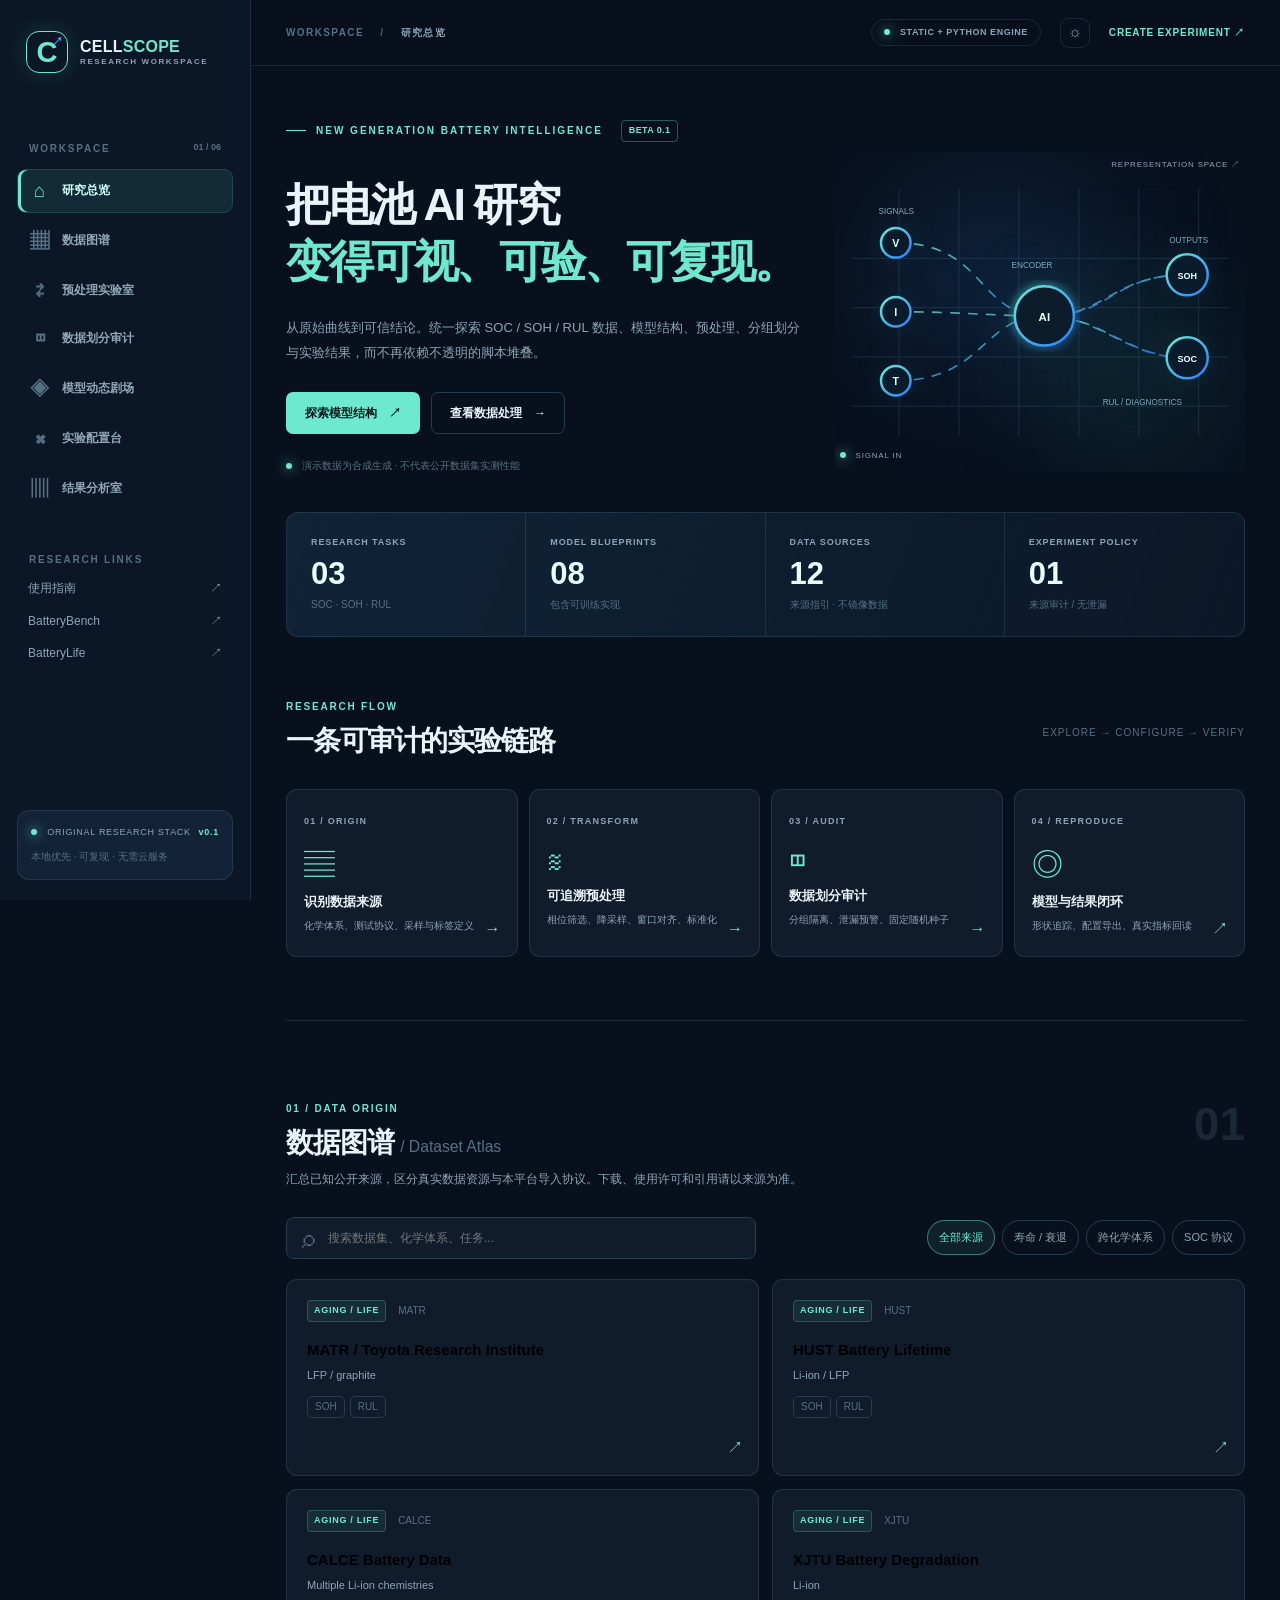
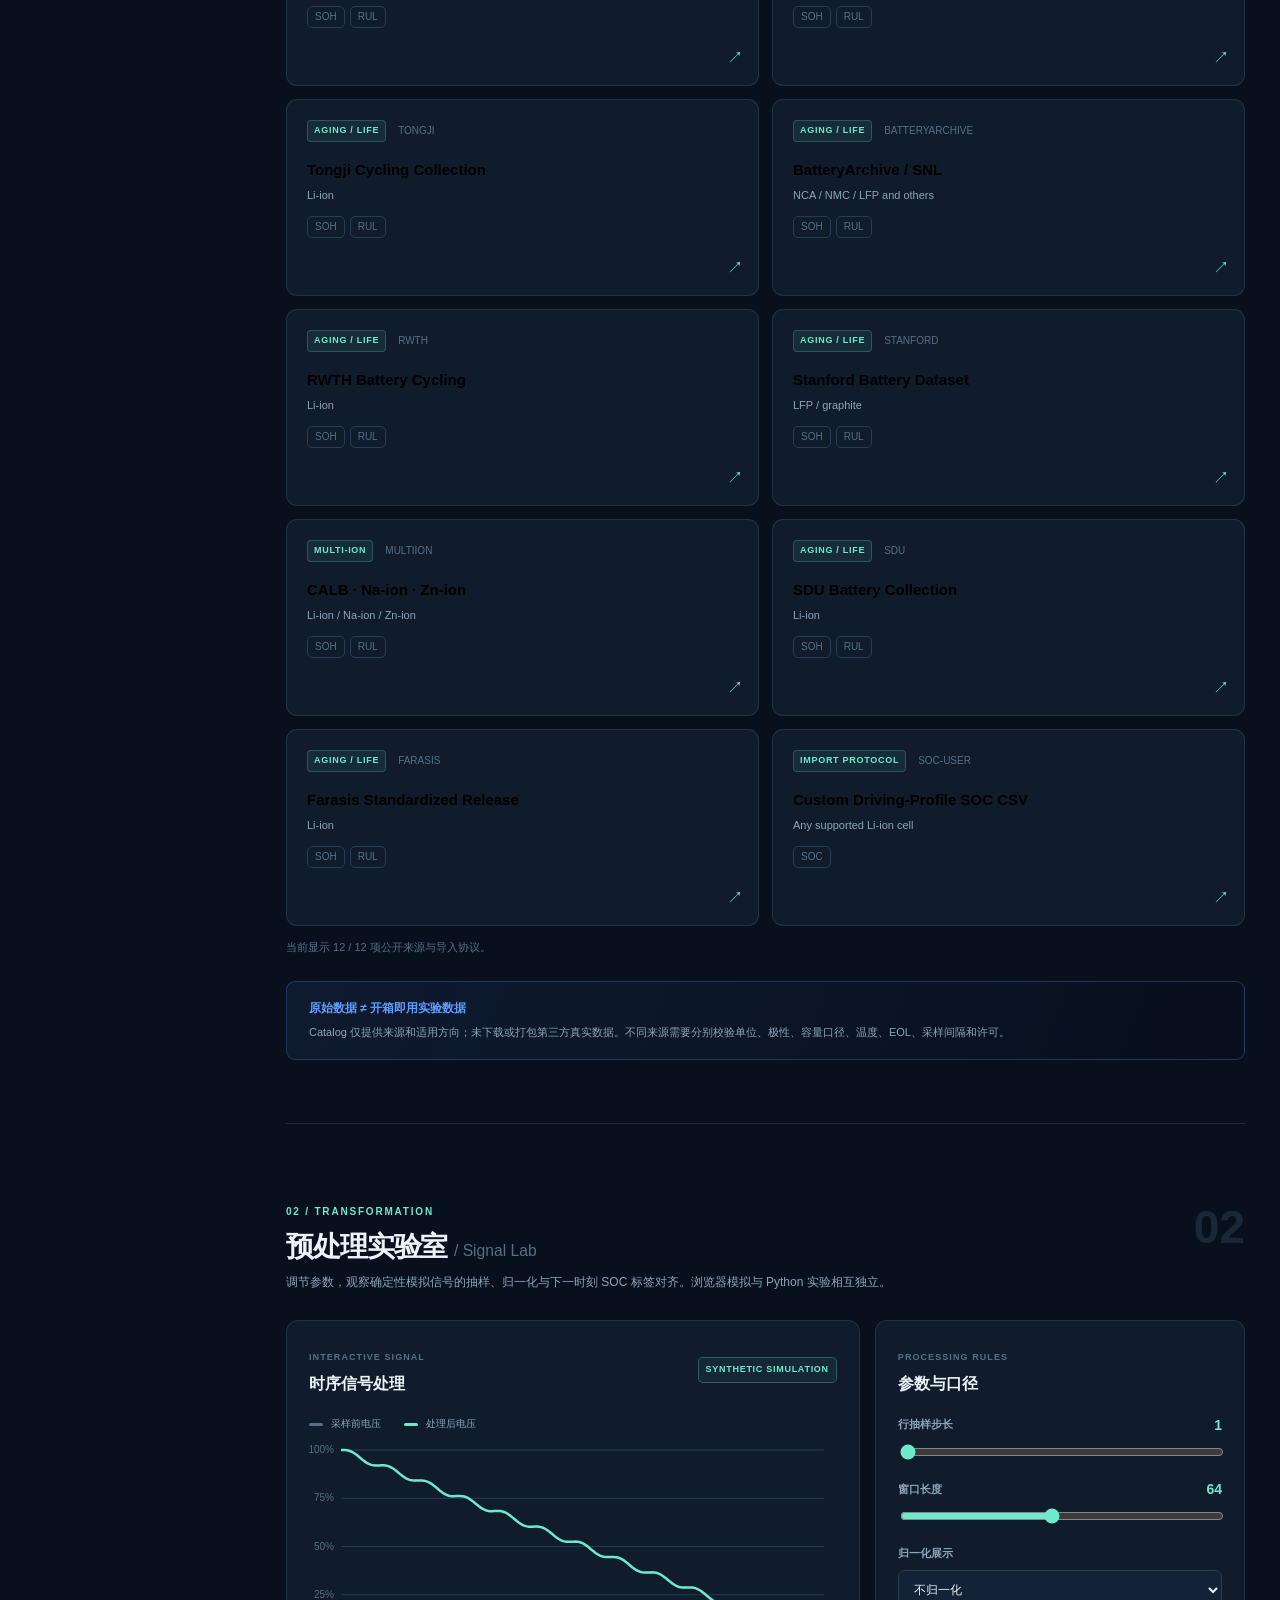
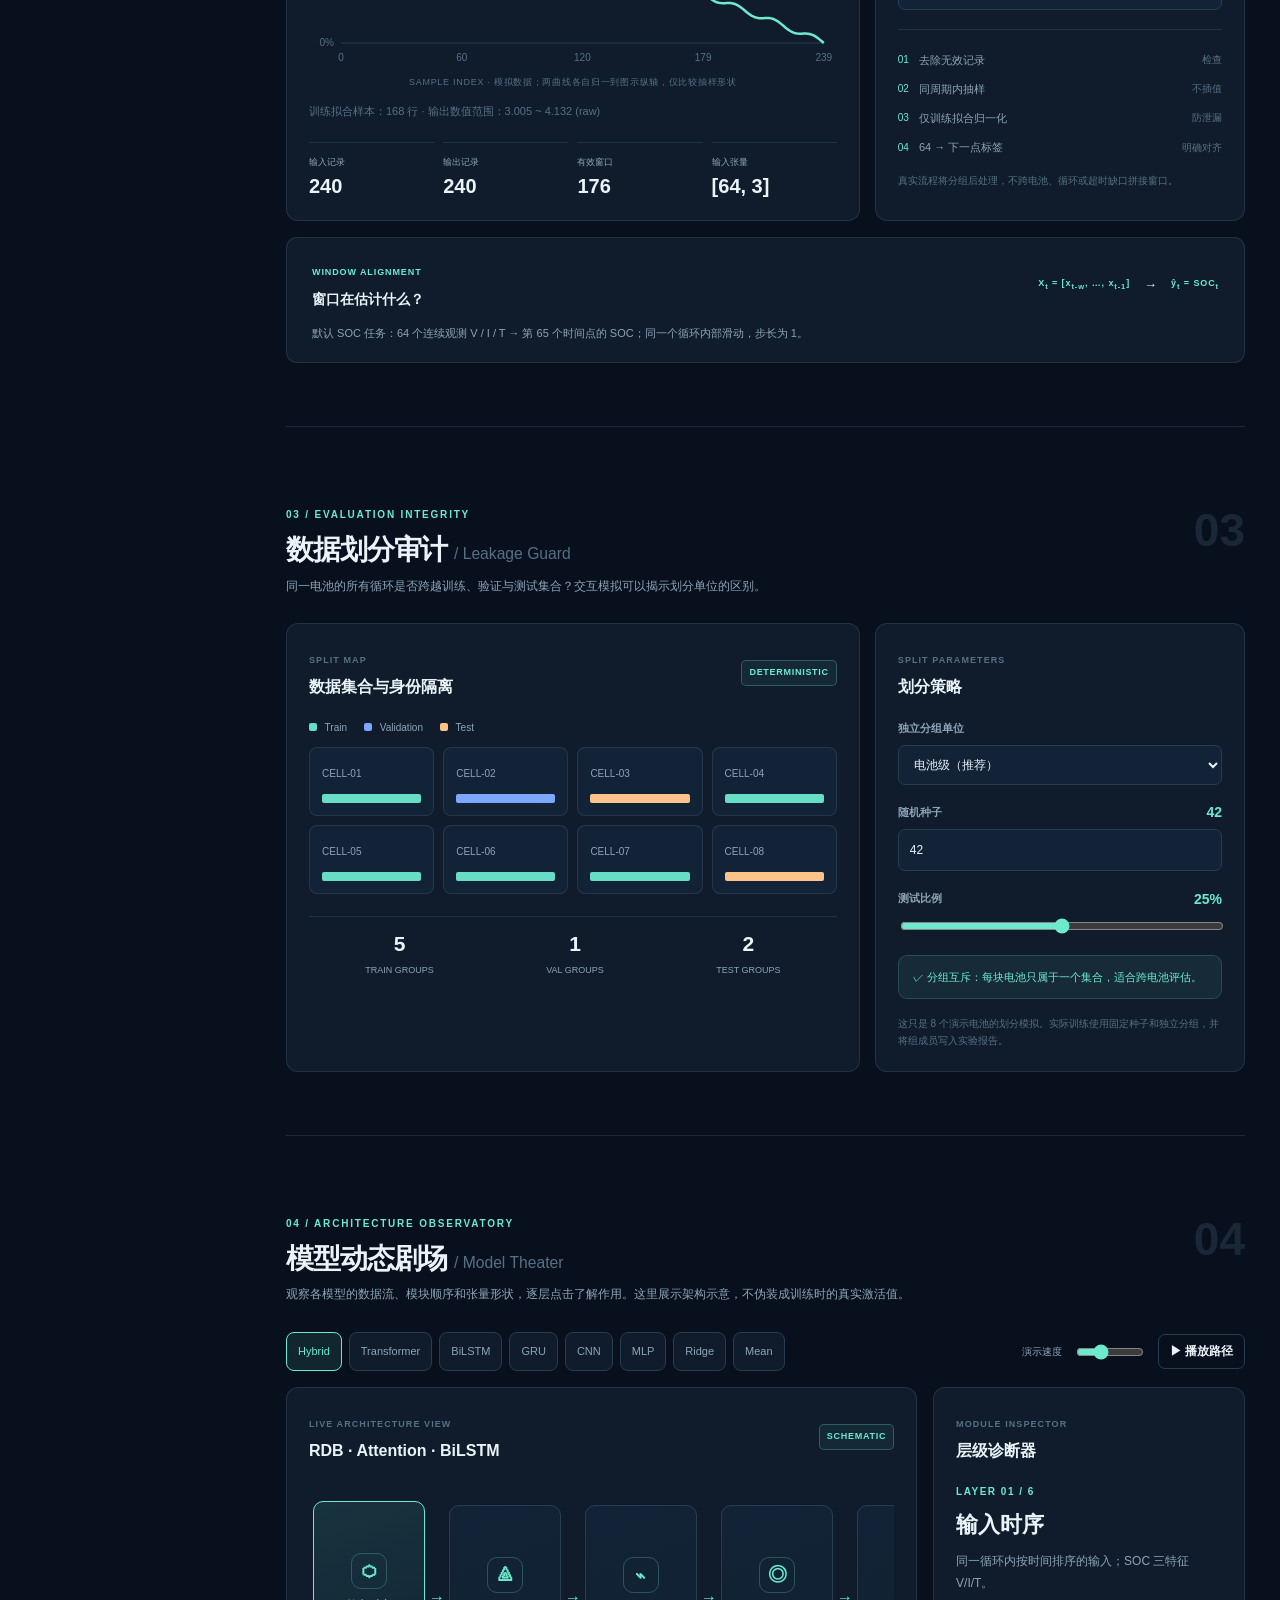
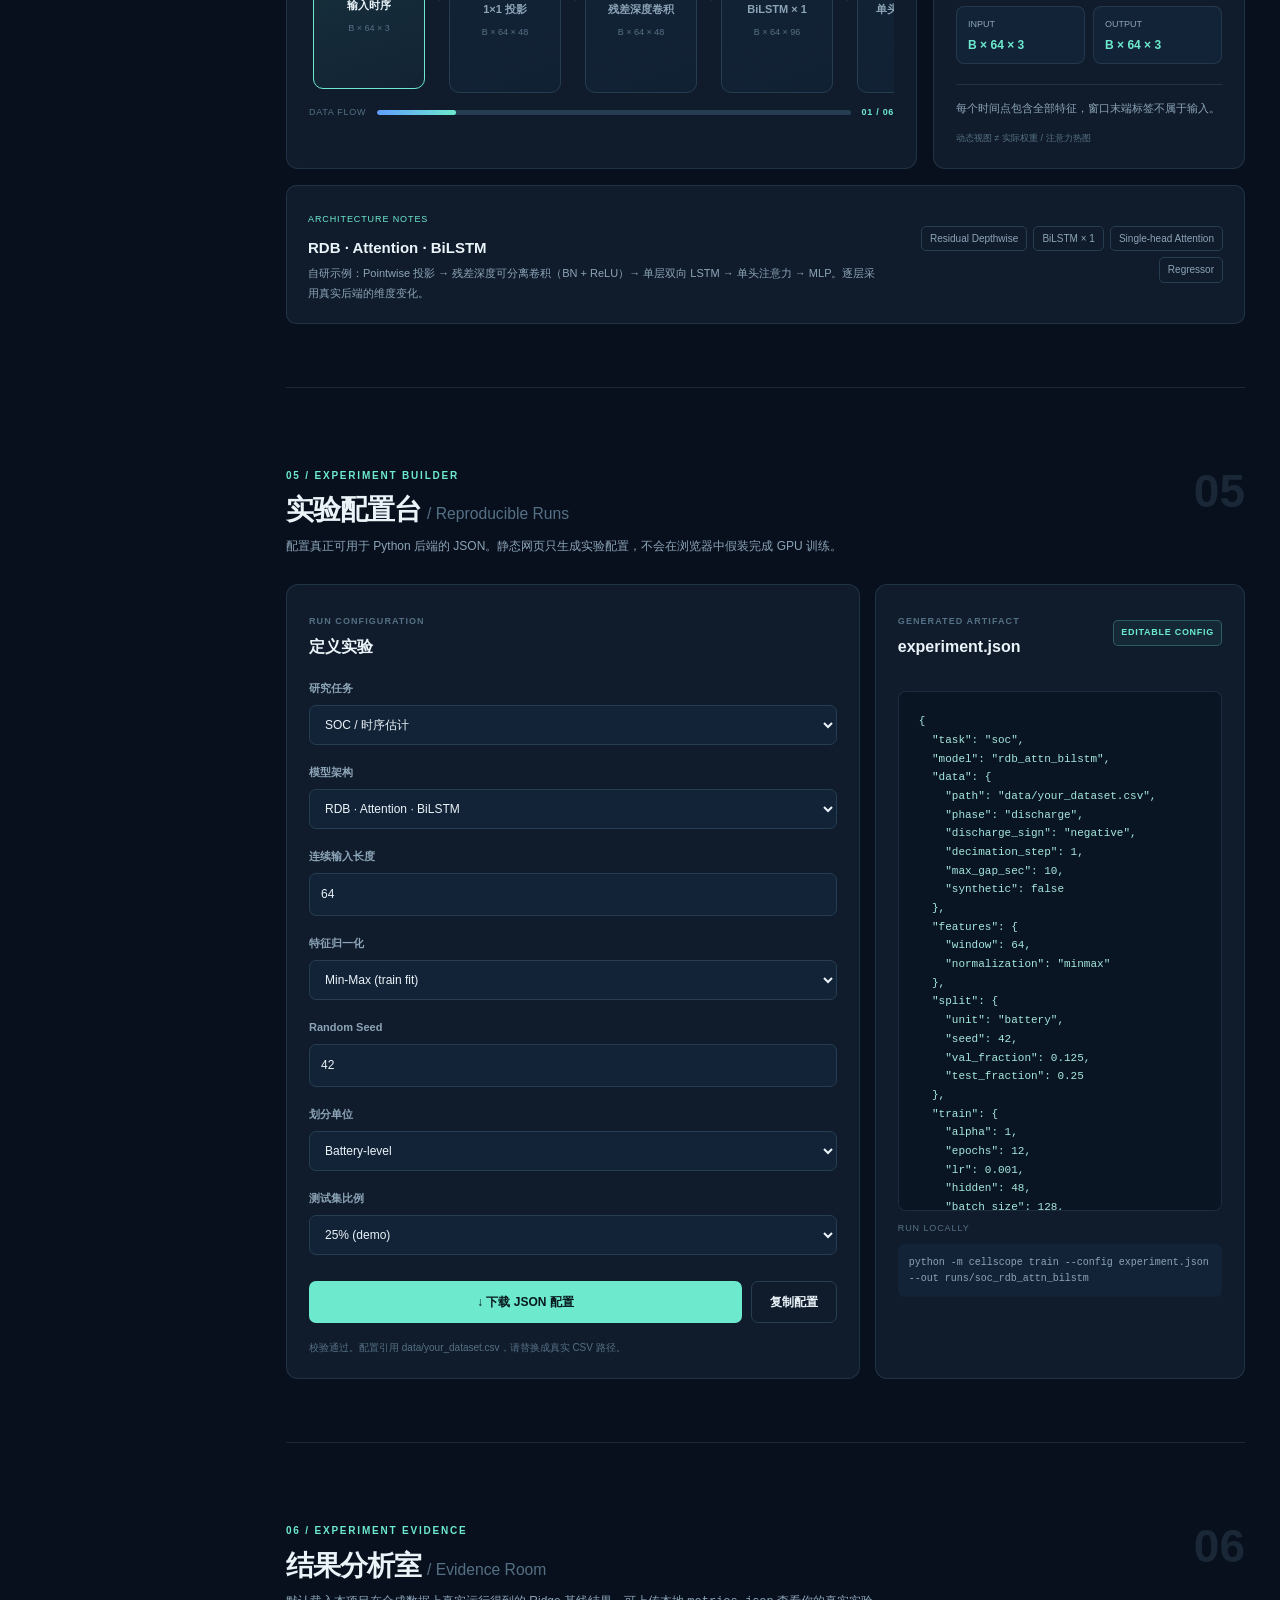
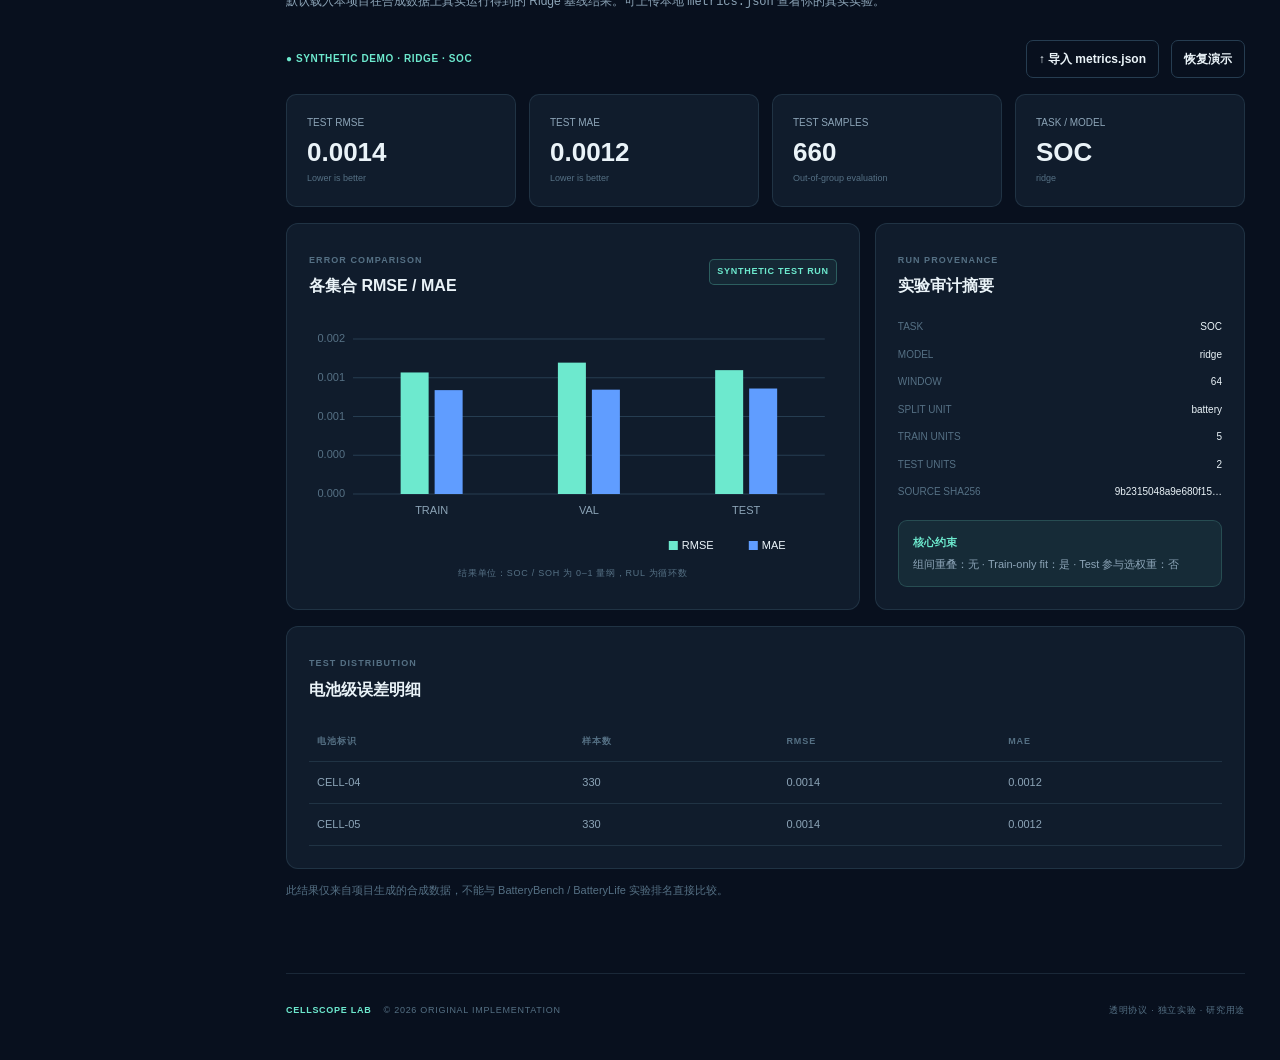
<file: CellScope-Lab/web/index.html>
<!doctype html>
<html lang="zh-CN">
<head>
  <meta charset="utf-8">
  <meta name="viewport" content="width=device-width, initial-scale=1">
  <meta name="description" content="CellScope Lab — auditable battery AI benchmark and interactive model observatory for SOC, SOH, and RUL.">
  <meta name="theme-color" content="#0a1120">
  <title>CellScope Lab — 电池科研工作台</title>
  <link rel="stylesheet" href="./assets/styles.css">
</head>
<body>
  <a class="skip-link" href="#overview">跳转主内容</a>
  <div class="page-shell">
    <aside class="sidebar" id="sidebar" aria-label="主导航">
      <a class="brand" href="#overview" aria-label="CellScope Lab 首页"><span class="brand-mark" aria-hidden="true">C<span>↗</span></span><span class="brand-text">CELL<span>SCOPE</span><small>RESEARCH WORKSPACE</small></span></a>
      <div class="side-group-label">WORKSPACE <span>01 / 06</span></div>
      <nav class="side-nav" id="side-nav">
        <a href="#overview" class="nav-link active" data-section="overview"><span class="nav-icon">⌂</span> 研究总览</a>
        <a href="#datasets" class="nav-link" data-section="datasets"><span class="nav-icon">▦</span> 数据图谱</a>
        <a href="#pipeline" class="nav-link" data-section="pipeline"><span class="nav-icon">⇄</span> 预处理实验室</a>
        <a href="#splits" class="nav-link" data-section="splits"><span class="nav-icon">◫</span> 数据划分审计</a>
        <a href="#models" class="nav-link" data-section="models"><span class="nav-icon">◈</span> 模型动态剧场</a>
        <a href="#experiments" class="nav-link" data-section="experiments"><span class="nav-icon">⌘</span> 实验配置台</a>
        <a href="#results" class="nav-link" data-section="results"><span class="nav-icon">▥</span> 结果分析室</a>
      </nav>
      <div class="side-group-label margin-top">RESEARCH LINKS</div>
      <div class="side-links"><a href="./guide.html" target="_blank" rel="noopener">使用指南 <span>↗</span></a><a href="https://github.com/LMDHQ-0420/BatteryBench" target="_blank" rel="noopener">BatteryBench <span>↗</span></a><a href="https://github.com/Ruifeng-Tan/BatteryLife" target="_blank" rel="noopener">BatteryLife <span>↗</span></a></div>
      <div class="sidebar-bottom"><span class="live-dot"></span> ORIGINAL RESEARCH STACK <strong>v0.1</strong><p>本地优先 · 可复现 · 无需云服务</p></div>
    </aside>
    <main class="main-content">
      <header class="topbar"><button class="icon-btn mobile-nav" id="nav-toggle" aria-label="打开导航" aria-expanded="false">☰</button><div class="breadcrumbs">WORKSPACE <span>/</span> <b id="breadcrumb">研究总览</b></div><div class="header-right"><span class="header-pill"><span class="live-dot"></span> STATIC + PYTHON ENGINE</span><button class="icon-btn" id="theme-toggle" aria-label="切换明暗主题" title="切换主题">☼</button><a class="header-link" href="#experiments">CREATE EXPERIMENT ↗</a></div></header>
      <div class="content-wrap">
        <section class="section overview-section" id="overview" data-title="研究总览">
          <div class="eyebrow"><span class="eyebrow-line"></span> NEW GENERATION BATTERY INTELLIGENCE <span class="mini-tag">BETA 0.1</span></div>
          <div class="hero-grid"><div class="hero-copy"><h1>把电池 AI 研究<br><em>变得可视、可验、可复现。</em></h1><p>从原始曲线到可信结论。统一探索 SOC / SOH / RUL 数据、模型结构、预处理、分组划分与实验结果，而不再依赖不透明的脚本堆叠。</p><div class="hero-actions"><a class="primary-btn" href="#models">探索模型结构 <span>↗</span></a><a class="secondary-btn" href="#pipeline">查看数据处理 <span>→</span></a></div><div class="hero-footnote"><span class="live-dot"></span> 演示数据为合成生成 · 不代表公开数据集实测性能</div></div>
          <div class="hero-visual" aria-label="电池核心与神经网络结构插画"><div class="orb orb-one"></div><div class="orb orb-two"></div><svg viewBox="0 0 500 360" role="img" aria-label="具有三路输入和多层流向的原创电池 AI 网络示意"><defs><linearGradient id="g1" x1="0" y1="0" x2="1" y2="1"><stop stop-color="#66f0d5"/><stop offset="1" stop-color="#2b7eff"/></linearGradient><filter id="glow"><feGaussianBlur stdDeviation="6" result="b"/><feMerge><feMergeNode in="b"/><feMergeNode in="SourceGraphic"/></feMerge></filter></defs><g opacity=".3" stroke="#4e799a" stroke-width="1"><path d="M20 295H480M20 235H480M20 175H480M20 115H480M78 30V332M151 30V332M224 30V332M297 30V332M370 30V332M443 30V332"/></g><g class="hero-edges" stroke="url(#g1)" stroke-width="2" opacity=".75" fill="none"><path d="M74 96C185 96 171 185 255 185S336 135 429 135"/><path d="M74 180C160 180 185 185 255 185S352 236 429 236"/><path d="M74 264C182 264 179 185 255 185S338 135 429 135"/><path d="M255 185C326 185 355 236 429 236"/></g><g class="hero-nodes" fill="#0a1b2c" stroke="url(#g1)" stroke-width="3"><circle cx="74" cy="96" r="18"/><circle cx="74" cy="180" r="18"/><circle cx="74" cy="264" r="18"/><circle cx="255" cy="185" r="36" filter="url(#glow)"/><circle cx="429" cy="135" r="25"/><circle cx="429" cy="236" r="25"/></g><g fill="#e6ffff" text-anchor="middle" font-family="sans-serif" font-weight="700"><text x="74" y="101" font-size="13">V</text><text x="74" y="185" font-size="13">I</text><text x="74" y="269" font-size="13">T</text><text x="255" y="191" font-size="14">AI</text><text x="429" y="140" font-size="11">SOH</text><text x="429" y="241" font-size="11">SOC</text></g><g fill="#81aabf" font-family="sans-serif" font-size="10"><text x="53" y="61">SIGNALS</text><text x="215" y="127">ENCODER</text><text x="407" y="96">OUTPUTS</text><text x="326" y="293">RUL / DIAGNOSTICS</text></g></svg><div class="visual-label label-left"><span class="live-dot"></span> SIGNAL IN</div><div class="visual-label label-right">REPRESENTATION SPACE ↗</div></div></div>
          <div class="metrics-strip"><div><span>RESEARCH TASKS</span><strong>03</strong><small>SOC · SOH · RUL</small></div><div><span>MODEL BLUEPRINTS</span><strong id="overview-models">08</strong><small>包含可训练实现</small></div><div><span>DATA SOURCES</span><strong id="overview-datasets">12</strong><small>来源指引 · 不镜像数据</small></div><div><span>EXPERIMENT POLICY</span><strong>01</strong><small>来源审计 / 无泄漏</small></div></div>
          <div class="section-heading small-heading"><div><p class="overline">RESEARCH FLOW</p><h2>一条可审计的实验链路</h2></div><span class="heading-note">EXPLORE → CONFIGURE → VERIFY</span></div>
          <div class="process-grid"><a href="#datasets" class="process-card"><span>01 / ORIGIN</span><div class="process-icon">▤</div><h3>识别数据来源</h3><p>化学体系、测试协议、采样与标签定义</p><i>→</i></a><a href="#pipeline" class="process-card"><span>02 / TRANSFORM</span><div class="process-icon">≋</div><h3>可追溯预处理</h3><p>相位筛选、降采样、窗口对齐、标准化</p><i>→</i></a><a href="#splits" class="process-card"><span>03 / AUDIT</span><div class="process-icon">◫</div><h3>数据划分审计</h3><p>分组隔离、泄漏预警、固定随机种子</p><i>→</i></a><a href="#models" class="process-card"><span>04 / REPRODUCE</span><div class="process-icon">◎</div><h3>模型与结果闭环</h3><p>形状追踪、配置导出、真实指标回读</p><i>↗</i></a></div>
        </section>
        <section class="section" id="datasets" data-title="数据图谱">
          <div class="section-heading"><div><p class="overline">01 / DATA ORIGIN</p><h2>数据图谱 <span class="title-accent">/ Dataset Atlas</span></h2><p>汇总已知公开来源，区分真实数据资源与本平台导入协议。下载、使用许可和引用请以来源为准。</p></div><span class="section-num">01</span></div>
          <div class="control-line"><label class="search-field"><span>⌕</span><input id="dataset-search" type="search" placeholder="搜索数据集、化学体系、任务..." autocomplete="off" aria-label="搜索数据集"></label><div class="chip-group" id="dataset-filters" role="group" aria-label="数据集筛选"><button class="chip selected" data-filter="all">全部来源</button><button class="chip" data-filter="aging">寿命 / 衰退</button><button class="chip" data-filter="multi-ion">跨化学体系</button><button class="chip" data-filter="soc">SOC 协议</button></div></div>
          <div class="dataset-grid" id="dataset-grid" aria-live="polite"></div><p id="dataset-count" class="foot-status"></p>
          <div class="info-banner"><strong>原始数据 ≠ 开箱即用实验数据</strong><p>Catalog 仅提供来源和适用方向；未下载或打包第三方真实数据。不同来源需要分别校验单位、极性、容量口径、温度、EOL、采样间隔和许可。</p></div>
        </section>
        <section class="section" id="pipeline" data-title="预处理实验室">
          <div class="section-heading"><div><p class="overline">02 / TRANSFORMATION</p><h2>预处理实验室 <span class="title-accent">/ Signal Lab</span></h2><p>调节参数，观察确定性模拟信号的抽样、归一化与下一时刻 SOC 标签对齐。浏览器模拟与 Python 实验相互独立。</p></div><span class="section-num">02</span></div>
          <div class="workspace-grid"><div class="panel wide-panel"><div class="panel-head"><div><small>INTERACTIVE SIGNAL</small><h3>时序信号处理</h3></div><span class="status-token">SYNTHETIC SIMULATION</span></div><div class="chart-topline"><span class="legend-key raw-key"></span> 采样前电压 <span class="legend-key clean-key"></span> 处理后电压</div><canvas id="signal-chart" height="230" aria-label="模拟电压信号与抽样曲线"></canvas><div class="axis-caption">SAMPLE INDEX · 模拟数据；两曲线各自归一到图示纵轴，仅比较抽样形状</div><p class="foot-status" id="pipe-scale-summary"></p><div class="panel-stat-grid"><div><span>输入记录</span><b id="pipe-in">240</b></div><div><span>输出记录</span><b id="pipe-out">240</b></div><div><span>有效窗口</span><b id="pipe-windows">176</b></div><div><span>输入张量</span><b id="pipe-shape">[64,3]</b></div></div></div>
          <div class="panel settings-panel"><div class="panel-head"><div><small>PROCESSING RULES</small><h3>参数与口径</h3></div></div><div class="field-row"><label for="pipe-step">行抽样步长 <output id="pipe-step-value">1</output></label><input type="range" id="pipe-step" min="1" max="8" step="1" value="1"></div><div class="field-row"><label for="pipe-window">窗口长度 <output id="pipe-window-value">64</output></label><input type="range" id="pipe-window" min="8" max="128" step="8" value="64"></div><div class="field-row"><label for="pipe-norm">归一化展示</label><select id="pipe-norm"><option value="raw">不归一化</option><option value="minmax">Min-Max（演示）</option><option value="standard">Z-Score（演示）</option></select></div><div class="pipeline-steps"><div><span>01</span> 去除无效记录 <b>检查</b></div><div><span>02</span> 同周期内抽样 <b>不插值</b></div><div><span>03</span> 仅训练拟合归一化 <b>防泄漏</b></div><div><span>04</span> 64 → 下一点标签 <b>明确对齐</b></div></div><p class="helper-text">真实流程将分组后处理，不跨电池、循环或超时缺口拼接窗口。</p></div></div>
          <div class="math-panel"><div><span>WINDOW ALIGNMENT</span><h3>窗口在估计什么？</h3></div><div class="formula"><span class="formula-input">X<sub>t</sub> = [x<sub>t-w</sub>, …, x<sub>t-1</sub>]</span><strong>→</strong><span class="formula-output">ŷ<sub>t</sub> = SOC<sub>t</sub></span></div><p>默认 SOC 任务：64 个连续观测 V / I / T → 第 65 个时间点的 SOC；同一个循环内部滑动，步长为 1。</p></div>
        </section>
        <section class="section" id="splits" data-title="数据划分审计">
          <div class="section-heading"><div><p class="overline">03 / EVALUATION INTEGRITY</p><h2>数据划分审计 <span class="title-accent">/ Leakage Guard</span></h2><p>同一电池的所有循环是否跨越训练、验证与测试集合？交互模拟可以揭示划分单位的区别。</p></div><span class="section-num">03</span></div>
          <div class="workspace-grid"><div class="panel wide-panel"><div class="panel-head"><div><small>SPLIT MAP</small><h3>数据集合与身份隔离</h3></div><span class="status-token">DETERMINISTIC</span></div><div class="split-legend"><span><i class="leg-train"></i> Train</span><span><i class="leg-val"></i> Validation</span><span><i class="leg-test"></i> Test</span></div><div class="split-grid" id="split-grid"></div><div class="audit-summary" id="split-summary"></div></div><div class="panel settings-panel"><div class="panel-head"><div><small>SPLIT PARAMETERS</small><h3>划分策略</h3></div></div><div class="field-row"><label for="split-unit">独立分组单位</label><select id="split-unit"><option value="battery">电池级（推荐）</option><option value="cycle">循环级（仅 SOC 示意）</option></select></div><div class="field-row"><label for="split-seed">随机种子 <output id="split-seed-value">42</output></label><input id="split-seed" type="number" min="0" max="99999" value="42"></div><div class="field-row"><label for="split-test">测试比例 <output id="split-test-value">25%</output></label><input id="split-test" type="range" min="12.5" max="37.5" step="12.5" value="25"></div><div class="audit-note" id="split-note" role="status"></div><p class="helper-text">这只是 8 个演示电池的划分模拟。实际训练使用固定种子和独立分组，并将组成员写入实验报告。</p></div></div>
        </section>
        <section class="section" id="models" data-title="模型动态剧场">
          <div class="section-heading"><div><p class="overline">04 / ARCHITECTURE OBSERVATORY</p><h2>模型动态剧场 <span class="title-accent">/ Model Theater</span></h2><p>观察各模型的数据流、模块顺序和张量形状，逐层点击了解作用。这里展示架构示意，不伪装成训练时的真实激活值。</p></div><span class="section-num">04</span></div>
          <div class="model-toolbar"><div class="model-tabs" id="model-tabs" role="group" aria-label="选择模型结构"></div><div class="model-tools"><label for="model-speed">演示速度</label><input id="model-speed" type="range" min="1" max="4" value="2" step="1"><button class="outline-btn" id="model-play" aria-label="播放模型数据流">▶ 播放路径</button></div></div>
          <div class="model-stage-grid"><div class="panel visual-model-panel"><div class="panel-head"><div><small>LIVE ARCHITECTURE VIEW</small><h3 id="model-title">RDB-Attn-BiLSTM</h3></div><span class="status-token" id="model-status">SCHEMATIC</span></div><div class="model-flow" id="model-flow" role="group" aria-label="交互式模型层流程"></div><div class="model-progress"><span>DATA FLOW</span><div class="progress-track"><div class="progress-fill" id="model-progress"></div></div><b id="model-progress-label">01 / 06</b></div></div><div class="panel model-inspector"><div class="panel-head"><div><small>MODULE INSPECTOR</small><h3>层级诊断器</h3></div></div><div class="inspector-number" id="inspector-number">LAYER 01</div><h3 id="inspector-name">输入窗口</h3><p id="inspector-desc">输入特征矩阵</p><div class="inspector-metrics"><div><span>INPUT</span><strong id="inspector-in">B × 64 × 3</strong></div><div><span>OUTPUT</span><strong id="inspector-out">B × 64 × 3</strong></div></div><div class="inspector-note" id="inspector-note"></div><span class="inspector-disclaimer">动态视图 ≠ 实际权重 / 注意力热图</span></div></div>
          <div class="model-explain"><div><span>ARCHITECTURE NOTES</span><h3 id="model-about-name">RDB-Attn-BiLSTM</h3><p id="model-about-text"></p></div><div class="model-tags" id="model-tags"></div></div>
        </section>
        <section class="section" id="experiments" data-title="实验配置台">
          <div class="section-heading"><div><p class="overline">05 / EXPERIMENT BUILDER</p><h2>实验配置台 <span class="title-accent">/ Reproducible Runs</span></h2><p>配置真正可用于 Python 后端的 JSON。静态网页只生成实验配置，不会在浏览器中假装完成 GPU 训练。</p></div><span class="section-num">05</span></div>
          <div class="workspace-grid"><div class="panel settings-panel"><div class="panel-head"><div><small>RUN CONFIGURATION</small><h3>定义实验</h3></div></div><div class="field-row"><label for="exp-task">研究任务</label><select id="exp-task"><option value="soc">SOC / 时序估计</option><option value="soh">SOH / 健康估计</option><option value="rul">RUL / 剩余循环寿命</option></select></div><div class="field-row"><label for="exp-model">模型架构</label><select id="exp-model"></select></div><div class="field-row"><label for="exp-window">连续输入长度</label><input id="exp-window" type="number" min="1" max="512" value="64"></div><div class="field-row"><label for="exp-norm">特征归一化</label><select id="exp-norm"><option value="minmax">Min-Max (train fit)</option><option value="standard">Z-Score (train fit)</option><option value="none">None</option></select></div><div class="field-row"><label for="exp-seed">Random Seed</label><input id="exp-seed" type="number" min="0" max="99999" value="42"></div><div class="field-row"><label for="exp-split">划分单位</label><select id="exp-split"><option value="battery">Battery-level</option><option value="cycle">Cycle-level (SOC only)</option></select></div><div class="field-row"><label for="exp-test">测试集比例</label><select id="exp-test"><option value="0.25">25% (demo)</option><option value="0.15">15%</option><option value="0.20">20%</option></select></div><div class="form-action"><button class="primary-btn" id="exp-download">↓ 下载 JSON 配置</button><button class="outline-btn" id="exp-copy">复制配置</button></div><p class="helper-text" id="exp-status" role="status">运行前请准备 canonical CSV，或先执行演示数据生成命令。</p></div>
          <div class="panel config-panel"><div class="panel-head"><div><small>GENERATED ARTIFACT</small><h3>experiment.json</h3></div><span class="status-token">EDITABLE CONFIG</span></div><pre id="exp-preview" aria-label="实验 JSON 配置预览"></pre><div class="terminal-hint"><span>RUN LOCALLY</span><code id="exp-command">python -m cellscope train --config experiment.json --out runs/my_run</code></div></div></div>
        </section>
        <section class="section" id="results" data-title="结果分析室">
          <div class="section-heading"><div><p class="overline">06 / EXPERIMENT EVIDENCE</p><h2>结果分析室 <span class="title-accent">/ Evidence Room</span></h2><p>默认载入本项目在合成数据上真实运行得到的 Ridge 基线结果。可上传本地 <code>metrics.json</code> 查看你的真实实验。</p></div><span class="section-num">06</span></div>
          <div class="results-toolbar"><div class="result-source" id="result-source"><span class="live-dot"></span> SYNTHETIC DEMO · VERIFIED CLI RUN</div><label class="outline-btn upload-btn">↑ 导入 metrics.json<input id="result-upload" type="file" accept="application/json,.json"></label><button class="outline-btn" id="result-reset">恢复演示</button></div><div class="result-kpis" id="result-kpis"></div>
          <div class="workspace-grid"><div class="panel wide-panel"><div class="panel-head"><div><small>ERROR COMPARISON</small><h3>各集合 RMSE / MAE</h3></div><span class="status-token" id="result-tag">NO HIDDEN CLAIMS</span></div><canvas id="result-chart" height="240" aria-label="训练验证测试的 RMSE 与 MAE 图"></canvas><div class="axis-caption">结果单位：SOC / SOH 为 0–1 量纲，RUL 为循环数</div></div><div class="panel result-details"><div class="panel-head"><div><small>RUN PROVENANCE</small><h3>实验审计摘要</h3></div></div><dl id="result-provenance"></dl><div class="audit-note"><strong>核心约束</strong><p id="result-audit">训练集拟合归一化；分组互斥；验证选择不使用测试集。</p></div></div></div><div class="panel cell-metrics"><div class="panel-head"><div><small>TEST DISTRIBUTION</small><h3>电池级误差明细</h3></div></div><div class="table-scroll"><table><thead><tr><th>电池标识</th><th>样本数</th><th>RMSE</th><th>MAE</th></tr></thead><tbody id="cell-metrics-body"></tbody></table></div></div><p id="results-warning" class="foot-status" role="status"></p>
        </section>
        <footer class="footer"><div><strong>CELLSCOPE LAB</strong> <span>© 2026 ORIGINAL IMPLEMENTATION</span></div><div>透明协议 · 独立实验 · 研究用途</div></footer>
      </div>
    </main>
  </div>
  <div class="modal-backdrop hidden" id="dataset-modal" role="dialog" aria-modal="true" aria-labelledby="modal-title"><div class="modal-card"><button id="modal-close" class="icon-btn modal-close" aria-label="关闭详情">×</button><small class="overline">DATASET SOURCE CARD</small><h2 id="modal-title">Dataset</h2><div id="modal-body"></div></div></div>
  <script src="./assets/catalog.generated.js"></script>
  <script src="./assets/demo.generated.js"></script>
  <script src="./assets/core.js"></script>
  <script src="./assets/models.js"></script>
  <script src="./assets/app.js"></script>
</body>
</html>
</file>
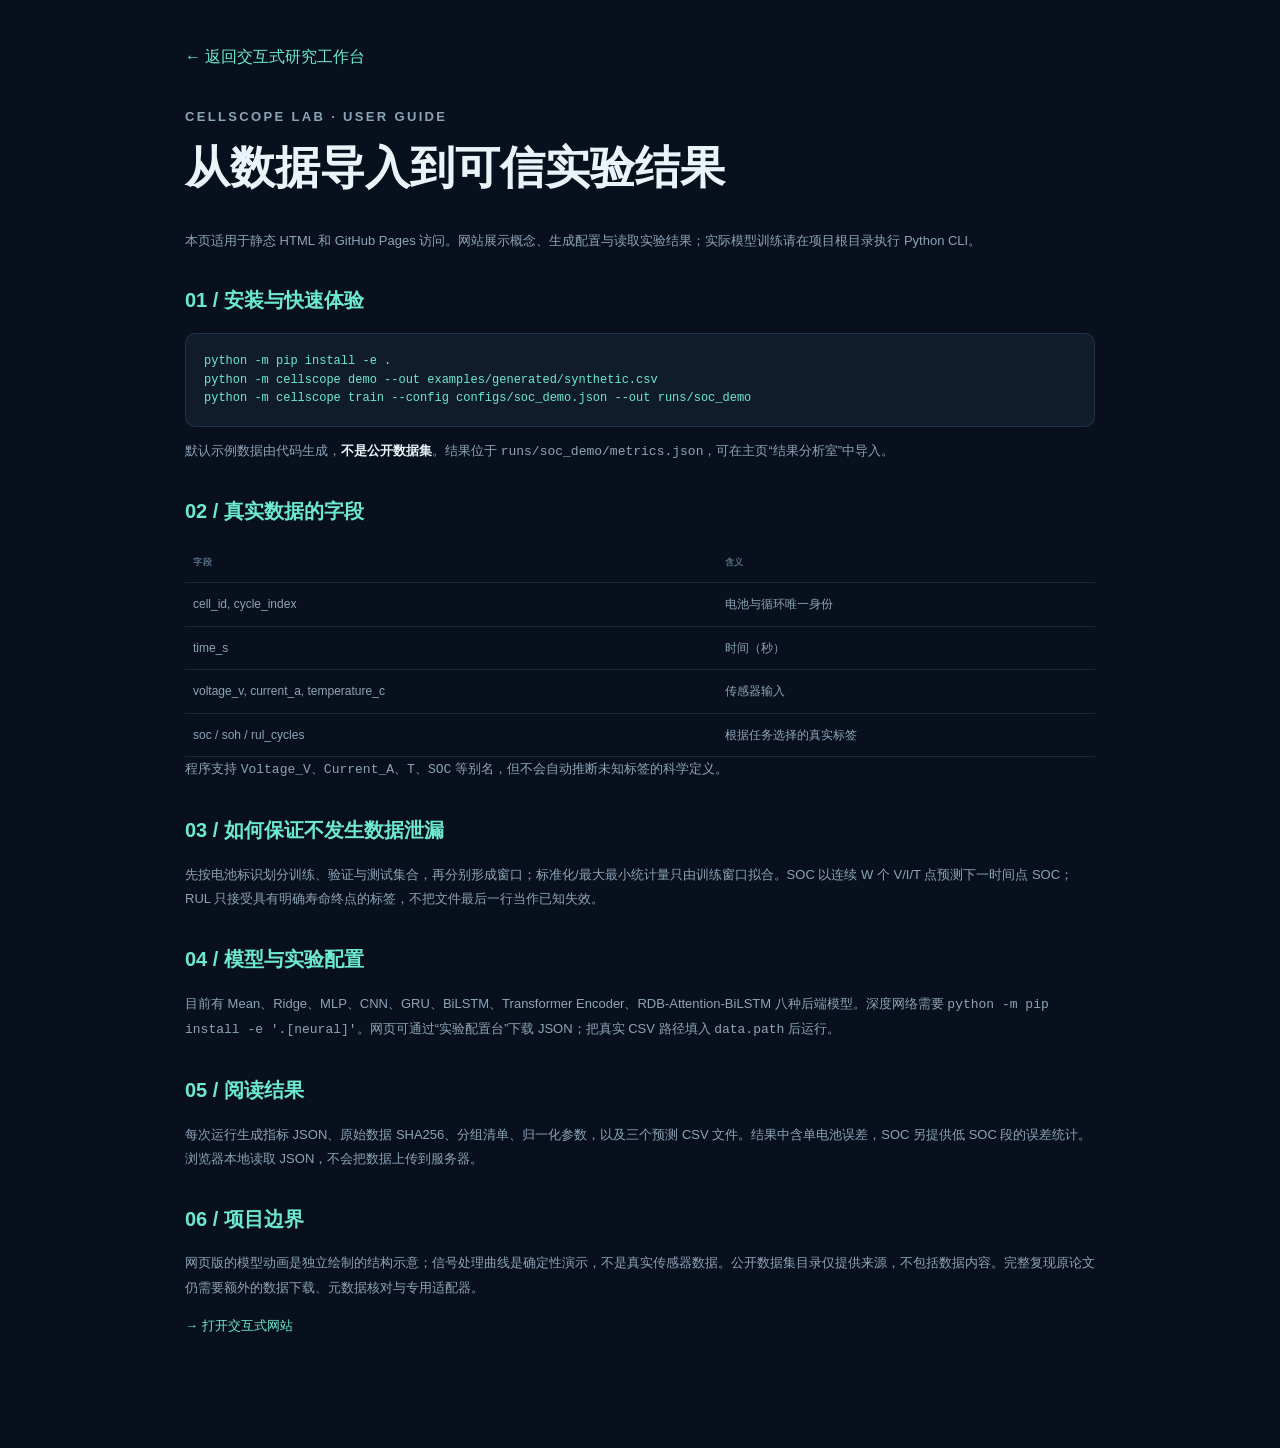
<file: CellScope-Lab/web/guide.html>
<!doctype html><html lang="zh-CN"><head><meta charset="utf-8"><meta name="viewport" content="width=device-width,initial-scale=1"><title>使用指南 | CellScope Lab</title><link rel="stylesheet" href="./assets/styles.css"><style>.guide-wrap{max-width:960px;margin:0 auto;padding:45px 25px 100px}.guide-wrap h1{font:600 clamp(28px,5vw,45px) 'Space Grotesk',sans-serif}.guide-wrap h2{margin-top:32px;font-size:20px;color:var(--mint)}.guide-wrap p,.guide-wrap li{color:var(--muted);line-height:1.9;font-size:13px}.guide-wrap pre{overflow:auto;background:var(--surface);padding:18px;border:1px solid var(--border);border-radius:10px;color:var(--mint);font-size:12px}.guide-wrap code{font-family:Consolas,monospace}.guide-wrap a{color:var(--mint)}.guide-wrap table{font-size:12px}.guide-wrap strong{color:var(--text)}</style></head><body><main class="guide-wrap"><a href="./index.html">← 返回交互式研究工作台</a><p class="overline" style="margin-top:35px">CELLSCOPE LAB · USER GUIDE</p><h1>从数据导入到可信实验结果</h1><p>本页适用于静态 HTML 和 GitHub Pages 访问。网站展示概念、生成配置与读取实验结果；实际模型训练请在项目根目录执行 Python CLI。</p><h2>01 / 安装与快速体验</h2><pre><code>python -m pip install -e .
python -m cellscope demo --out examples/generated/synthetic.csv
python -m cellscope train --config configs/soc_demo.json --out runs/soc_demo</code></pre><p>默认示例数据由代码生成，<strong>不是公开数据集</strong>。结果位于 <code>runs/soc_demo/metrics.json</code>，可在主页“结果分析室”中导入。</p><h2>02 / 真实数据的字段</h2><table><thead><tr><th>字段</th><th>含义</th></tr></thead><tbody><tr><td>cell_id, cycle_index</td><td>电池与循环唯一身份</td></tr><tr><td>time_s</td><td>时间（秒）</td></tr><tr><td>voltage_v, current_a, temperature_c</td><td>传感器输入</td></tr><tr><td>soc / soh / rul_cycles</td><td>根据任务选择的真实标签</td></tr></tbody></table><p>程序支持 <code>Voltage_V</code>、<code>Current_A</code>、<code>T</code>、<code>SOC</code> 等别名，但不会自动推断未知标签的科学定义。</p><h2>03 / 如何保证不发生数据泄漏</h2><p>先按电池标识划分训练、验证与测试集合，再分别形成窗口；标准化/最大最小统计量只由训练窗口拟合。SOC 以连续 W 个 V/I/T 点预测下一时间点 SOC；RUL 只接受具有明确寿命终点的标签，不把文件最后一行当作已知失效。</p><h2>04 / 模型与实验配置</h2><p>目前有 Mean、Ridge、MLP、CNN、GRU、BiLSTM、Transformer Encoder、RDB-Attention-BiLSTM 八种后端模型。深度网络需要 <code>python -m pip install -e '.[neural]'</code>。网页可通过“实验配置台”下载 JSON；把真实 CSV 路径填入 <code>data.path</code> 后运行。</p><h2>05 / 阅读结果</h2><p>每次运行生成指标 JSON、原始数据 SHA256、分组清单、归一化参数，以及三个预测 CSV 文件。结果中含单电池误差，SOC 另提供低 SOC 段的误差统计。浏览器本地读取 JSON，不会把数据上传到服务器。</p><h2>06 / 项目边界</h2><p>网页版的模型动画是独立绘制的结构示意；信号处理曲线是确定性演示，不是真实传感器数据。公开数据集目录仅提供来源，不包括数据内容。完整复现原论文仍需要额外的数据下载、元数据核对与专用适配器。</p><p><a href="./index.html">→ 打开交互式网站</a></p></main></body></html>
</file>
<file: CellScope-Lab/web/assets/styles.css>
:root{--bg:#08101e;--surface:#101c2c;--surface2:#132337;--surface3:#172b41;--outline:#263d51;--text:#eaf3f8;--muted:#8ca4b7;--faint:#557084;--mint:#6de9ce;--blue:#609dff;--lavender:#b5a2ff;--orange:#ffd08c;--danger:#f38b99;--border:rgba(118,166,193,.16);--shadow:0 22px 65px rgba(0,0,0,.18)}
*{box-sizing:border-box}html{scroll-behavior:smooth;scroll-padding-top:85px}body{margin:0;min-height:100vh;background:var(--bg);color:var(--text);font-family:'DM Sans',Inter,-apple-system,BlinkMacSystemFont,'Segoe UI',sans-serif;line-height:1.55;-webkit-font-smoothing:antialiased}button,input,select{font:inherit}button{cursor:pointer}a{color:inherit;text-decoration:none}a:focus-visible,button:focus-visible,input:focus-visible,select:focus-visible{outline:2px solid var(--mint);outline-offset:3px}button:disabled{opacity:.45;cursor:not-allowed}svg{display:block;max-width:100%}canvas{width:100%;display:block}h1,h2,h3,h4,p{margin-top:0}.hidden{display:none!important}.skip-link{position:fixed;z-index:100;left:12px;top:-60px;padding:12px;background:var(--mint);color:var(--bg)}.skip-link:focus{top:8px}
.page-shell{display:flex;min-height:100vh}.sidebar{width:251px;flex:0 0 251px;position:sticky;top:0;align-self:flex-start;height:100vh;overflow-y:auto;background:#0b1726;border-right:1px solid var(--border);padding:31px 17px 20px;display:flex;flex-direction:column;z-index:30}.brand{display:flex;align-items:center;gap:12px;padding:0 9px;margin-bottom:68px}.brand-mark{display:grid;place-items:center;width:42px;height:42px;border:1.5px solid var(--mint);border-radius:13px;color:var(--mint);font:700 29px 'Space Grotesk',sans-serif;position:relative;box-shadow:0 0 24px rgba(94,221,204,.16)}.brand-mark span{font-size:12px;position:absolute;right:4px;top:2px;color:var(--blue)}.brand-text{font:700 16px 'Space Grotesk',sans-serif;letter-spacing:.015em;white-space:nowrap}.brand-text>span{color:var(--mint)}.brand-text small{display:block;font:600 8px 'Space Grotesk',sans-serif;letter-spacing:.2em;margin-top:1px;color:var(--muted)}.side-group-label{display:flex;justify-content:space-between;margin:0 12px 12px;color:var(--faint);font-size:10px;font-weight:700;letter-spacing:.18em}.side-group-label span{font-size:9px;letter-spacing:0}.side-group-label.margin-top{margin-top:39px}.side-nav{display:grid;gap:4px}.nav-link{display:flex;gap:13px;align-items:center;border:1px solid transparent;padding:10px 12px;border-radius:9px;color:#91a7b6;font-size:12px;font-weight:600;transition:background .2s,color .2s}.nav-link:hover,.nav-link.active{background:rgba(98,218,202,.1);color:#cffff7}.nav-link.active{border-color:rgba(107,236,211,.14);box-shadow:inset 3px 0 0 var(--mint)}.nav-icon{width:19px;text-align:center;font:600 19px 'Space Grotesk',sans-serif;color:var(--faint)}.nav-link.active .nav-icon{color:var(--mint)}.side-links{padding:0 11px;display:grid;gap:14px}.side-links a{font-size:12px;color:var(--muted);display:flex;justify-content:space-between}.side-links a:hover{color:var(--mint)}.sidebar-bottom{margin-top:auto;background:#122338;border:1px solid var(--border);border-radius:12px;padding:15px 13px;font-size:9px;letter-spacing:.08em;color:var(--muted)}.sidebar-bottom strong{float:right;color:var(--mint)}.sidebar-bottom p{margin:9px 0 0;font-size:10px;color:var(--faint);letter-spacing:0}.live-dot{width:6px;height:6px;background:var(--mint);border-radius:50%;display:inline-block;margin-right:7px;box-shadow:0 0 12px var(--mint);animation:breathe 2.7s ease-in-out infinite}
.main-content{min-width:0;flex:1}.topbar{height:66px;border-bottom:1px solid var(--border);position:sticky;top:0;z-index:20;background:rgba(8,16,30,.95);backdrop-filter:blur(14px);display:flex;align-items:center;justify-content:space-between;padding:0 51px}.breadcrumbs{color:var(--faint);font-size:10px;font-weight:700;letter-spacing:.14em}.breadcrumbs span{margin:0 12px;color:#486074}.breadcrumbs b{color:var(--muted);font-weight:600}.header-right{display:flex;align-items:center;gap:19px}.header-pill{font-size:9px;font-weight:700;color:var(--muted);letter-spacing:.06em;border:1px solid var(--border);border-radius:99px;padding:6px 12px}.header-link{color:var(--mint);font-size:10px;font-weight:700;letter-spacing:.08em}.icon-btn{border:1px solid var(--border);color:var(--muted);background:none;border-radius:9px;width:30px;height:30px;display:grid;place-items:center}.icon-btn:hover{color:var(--mint);border-color:var(--mint)}.mobile-nav{display:none}.content-wrap{max-width:1540px;margin:0 auto;padding:0 51px}.section{padding-top:80px;padding-bottom:63px;border-bottom:1px solid var(--border)}.overview-section{padding-top:54px}.eyebrow{font-size:10px;font-weight:700;letter-spacing:.2em;color:var(--mint);display:flex;align-items:center;gap:10px}.eyebrow-line{width:20px;height:1px;background:var(--mint)}.mini-tag{font-size:9px;letter-spacing:.04em;color:var(--mint);padding:3px 7px;border:1px solid rgba(109,233,206,.33);border-radius:4px;margin-left:8px}
.hero-grid{display:grid;grid-template-columns:minmax(0,1.15fr) minmax(280px,.9fr);align-items:center;gap:24px;min-height:340px}.hero-copy{position:relative;z-index:1}.hero-copy h1{font:600 clamp(30px,3.6vw,55px)/1.26 'Space Grotesk','Noto Sans SC',sans-serif;letter-spacing:-.055em;white-space:nowrap;margin:26px 0}.hero-copy h1 em{font-style:normal;color:var(--mint)}.hero-copy>p{font-size:13px;line-height:1.95;color:var(--muted);max-width:540px;margin-bottom:26px}.hero-actions{display:flex;gap:11px;flex-wrap:wrap}.primary-btn,.secondary-btn,.outline-btn{display:inline-flex;align-items:center;justify-content:center;gap:12px;border-radius:7px;font-size:12px;font-weight:700;line-height:1.2;padding:13px 18px;border:1px solid transparent;transition:transform .18s,background .18s,border-color .18s}.primary-btn{color:#07191d;background:var(--mint)}.primary-btn:hover{background:#a7ffe9;transform:translateY(-1px)}.secondary-btn,.outline-btn{border:1px solid var(--outline);background:transparent;color:var(--text)}.secondary-btn:hover,.outline-btn:hover{border-color:var(--mint);color:var(--mint)}.hero-footnote{color:var(--faint);font-size:10px;margin-top:24px}.hero-visual{height:320px;position:relative;overflow:hidden;display:grid;place-items:center}.hero-visual svg{width:100%;max-width:510px;z-index:1;filter:drop-shadow(0 0 14px rgba(84,205,203,.09))}.orb{position:absolute;border-radius:100%;filter:blur(65px);pointer-events:none}.orb-one{width:230px;height:180px;background:rgba(42,120,195,.20);top:35px;left:50px}.orb-two{width:140px;height:160px;background:rgba(60,220,185,.15);right:40px;bottom:13px}.hero-edges{stroke-dasharray:12 10;animation:dash 22s linear infinite}.hero-nodes>circle:nth-child(4){animation:nodeglow 3s ease-in-out infinite}.visual-label{position:absolute;font-size:8px;letter-spacing:.1em;color:var(--muted);z-index:2}.label-left{left:5px;bottom:10px}.label-right{right:5px;top:7px}.metrics-strip{display:grid;grid-template-columns:repeat(4,1fr);border:1px solid var(--border);border-radius:12px;background:linear-gradient(110deg,#102337,#0b1828);overflow:hidden;margin:30px 0 62px}.metrics-strip>div{padding:23px 24px;display:grid;gap:5px;border-right:1px solid var(--border)}.metrics-strip>div:last-child{border:0}.metrics-strip span{color:var(--muted);font-size:9px;font-weight:700;letter-spacing:.1em}.metrics-strip strong{font:600 31px 'Space Grotesk',sans-serif;color:#e6ffff;line-height:1.2}.metrics-strip small{font-size:10px;color:var(--faint)}
.section-heading{display:flex;justify-content:space-between;align-items:flex-start;margin-bottom:26px;gap:18px}.section-heading.small-heading{margin-bottom:22px}.overline{font-size:10px;font-weight:700;color:var(--mint);letter-spacing:.18em;margin-bottom:9px}.section-heading h2{font:600 clamp(24px,2.15vw,32px)/1.3 'Space Grotesk',sans-serif;letter-spacing:-.04em;margin:0 0 8px}.section-heading>div>p:last-child{font-size:12px;color:var(--muted);line-height:1.8;max-width:740px;margin:0}.title-accent{font-size:.57em;letter-spacing:0;color:var(--faint);font-weight:500;white-space:nowrap}.section-num{font:600 46px 'Space Grotesk',sans-serif;color:rgba(117,160,181,.16);line-height:1}.heading-note{font-size:10px;color:var(--faint);letter-spacing:.1em;align-self:center}.process-grid{display:grid;grid-template-columns:repeat(4,1fr);gap:11px}.process-card{border:1px solid var(--border);background:var(--surface);border-radius:11px;padding:17px 17px 20px;position:relative;min-height:168px;transition:border-color .2s,transform .2s}.process-card:hover{border-color:rgba(109,233,206,.5);transform:translateY(-2px)}.process-card>span{font-size:9px;letter-spacing:.14em;color:var(--muted);font-weight:700}.process-icon{font:500 31px 'Space Grotesk',sans-serif;color:var(--mint);margin:12px 0 6px}.process-card h3{font-size:13px;margin:0 0 5px;font-weight:700}.process-card p{font-size:10px;color:var(--muted);line-height:1.7;margin:0;max-width:175px}.process-card i{font-style:normal;position:absolute;right:16px;bottom:14px;color:var(--mint)}
.control-line{display:flex;gap:18px;justify-content:space-between;align-items:center;margin:25px 0 20px;flex-wrap:wrap}.search-field{border:1px solid var(--outline);border-radius:8px;display:flex;align-items:center;min-width:255px;flex:1;max-width:470px;padding:0 15px;gap:11px;background:var(--surface)}.search-field span{font-size:25px;color:var(--faint)}.search-field input{border:0;outline:0;width:100%;height:40px;color:var(--text);background:transparent;font-size:12px}.search-field:focus-within{border-color:var(--mint)}.chip-group{display:flex;gap:7px;flex-wrap:wrap}.chip{border:1px solid var(--outline);color:var(--muted);font-size:11px;background:transparent;border-radius:100px;padding:8px 11px}.chip:hover,.chip.selected{color:var(--mint);border-color:rgba(109,233,206,.45);background:rgba(109,233,206,.08)}.dataset-grid{display:grid;grid-template-columns:repeat(3,minmax(0,1fr));gap:13px}.dataset-card{padding:20px;background:var(--surface);border:1px solid var(--border);border-radius:11px;min-height:197px;display:flex;flex-direction:column;text-align:left;position:relative;transition:transform .2s,border-color .2s}.dataset-card:hover{transform:translateY(-2px);border-color:rgba(109,233,206,.4)}.dataset-card .dataset-card-top{display:flex;justify-content:space-between;gap:12px;align-items:center;margin-bottom:17px}.dataset-card .type-token{font-size:9px;color:var(--mint);letter-spacing:.08em;font-weight:700;background:rgba(109,233,206,.08);border:1px solid rgba(109,233,206,.22);border-radius:4px;padding:3px 6px}.dataset-card .dataset-num{font-size:10px;color:var(--faint)}.dataset-card h3{font-size:15px;line-height:1.45;margin:0 0 7px}.dataset-card p{font-size:11px;color:var(--muted);margin:0 0 12px}.dataset-tags{display:flex;gap:5px;flex-wrap:wrap}.dataset-tags span{color:var(--faint);border:1px solid var(--outline);padding:2px 7px;border-radius:5px;font-size:10px}.dataset-card .dataset-arrow{position:absolute;right:15px;bottom:14px;color:var(--mint);font-size:16px}.foot-status{color:var(--faint);font-size:11px;margin-top:13px}.info-banner{margin-top:25px;padding:17px 22px;border:1px solid rgba(97,157,255,.26);background:linear-gradient(110deg,rgba(97,157,255,.08),transparent);border-radius:9px}.info-banner strong{display:block;font-size:12px;color:var(--blue)}.info-banner p{margin:6px 0 0;font-size:11px;color:var(--muted);line-height:1.7}
.workspace-grid{display:grid;grid-template-columns:minmax(0,1.55fr) minmax(285px,1fr);gap:15px}.panel{border:1px solid var(--border);background:var(--surface);border-radius:12px;padding:22px;min-width:0}.panel-head{display:flex;justify-content:space-between;align-items:center;gap:10px;margin-bottom:20px}.panel-head small{font-size:9px;font-weight:700;letter-spacing:.12em;color:var(--faint)}.panel-head h3{margin:4px 0 0;font-size:16px;font-weight:700}.status-token{font-size:9px;font-weight:700;white-space:nowrap;letter-spacing:.08em;color:var(--mint);border:1px solid rgba(109,233,206,.28);background:rgba(109,233,206,.06);padding:5px 7px;border-radius:5px}.chart-topline{display:flex;align-items:center;gap:8px;color:var(--muted);font-size:10px;margin-bottom:6px}.legend-key{display:inline-block;width:14px;height:3px;border-radius:3px}.raw-key{background:var(--faint)}.clean-key{background:var(--mint);margin-left:15px}.axis-caption{margin-top:8px;color:var(--faint);text-align:center;font-size:9px;letter-spacing:.08em}.panel-stat-grid{display:grid;grid-template-columns:repeat(4,1fr);gap:9px;margin-top:22px}.panel-stat-grid>div{border-top:1px solid var(--border);padding-top:13px;display:flex;flex-direction:column;gap:5px}.panel-stat-grid span{font-size:9px;color:var(--muted)}.panel-stat-grid b{font:600 20px 'Space Grotesk',sans-serif}.field-row{display:flex;flex-direction:column;gap:8px;margin-bottom:19px}.field-row label{display:flex;justify-content:space-between;align-items:center;color:var(--muted);font-size:11px;font-weight:600}.field-row output{color:var(--mint);font:600 14px 'Space Grotesk',sans-serif}.field-row input[type=range],.model-tools input[type=range]{accent-color:var(--mint);cursor:pointer;width:100%}.field-row select,.field-row input[type=number]{border-radius:7px;border:1px solid var(--outline);background:var(--surface2);color:var(--text);padding:11px;min-width:0;width:100%;font-size:12px}.pipeline-steps{border-top:1px solid var(--border);padding-top:10px;margin-top:10px}.pipeline-steps>div{display:flex;align-items:center;gap:10px;margin:12px 0;color:var(--muted);font-size:11px}.pipeline-steps>div>span{color:var(--mint);font-size:10px}.pipeline-steps b{margin-left:auto;color:var(--faint);font-size:10px;font-weight:500}.helper-text{font-size:10px;color:var(--faint);line-height:1.7;margin:16px 0 0}.math-panel{display:flex;justify-content:space-between;align-items:center;gap:15px;flex-wrap:wrap;margin-top:16px;border:1px solid var(--border);background:var(--surface);padding:20px 25px;border-radius:11px}.math-panel>div>span{color:var(--mint);font-size:9px;font-weight:700;letter-spacing:.1em}.math-panel h3{font-size:14px;margin:6px 0 0}.math-panel .formula{display:flex;gap:14px;align-items:center;font:600 13px 'Space Grotesk',sans-serif}.formula-input{color:var(--blue)}.formula-output{color:var(--mint)}.math-panel p{flex-basis:100%;margin:0;color:var(--muted);font-size:11px}
.split-legend{display:flex;gap:17px;color:var(--muted);font-size:10px;margin-bottom:12px}.split-legend i{display:inline-block;width:8px;height:8px;border-radius:2px;margin-right:5px}.leg-train{background:#68ddc6}.leg-val{background:#7da7ff}.leg-test{background:#fbc289}.split-grid{display:grid;grid-template-columns:repeat(4,1fr);gap:9px}.split-cell{border:1px solid var(--border);border-radius:8px;padding:12px;background:var(--surface2)}.split-cell span{font-size:10px;color:var(--muted)}.split-cell-bars{display:flex;gap:3px;margin-top:9px}.split-cell-bars i{height:9px;flex:1;border-radius:2px}.split-cell-bars .train{background:#68ddc6}.split-cell-bars .val{background:#7da7ff}.split-cell-bars .test{background:#fbc289}.audit-summary{display:flex;justify-content:space-around;border-top:1px solid var(--border);margin-top:22px;padding-top:15px}.audit-summary div{text-align:center}.audit-summary b{font:600 21px 'Space Grotesk',sans-serif;display:block}.audit-summary span{font-size:9px;color:var(--muted)}.audit-note{background:rgba(109,233,206,.07);border:1px solid rgba(109,233,206,.18);border-radius:9px;padding:12px 14px;font-size:11px;color:var(--mint);line-height:1.7}.audit-note.warning{background:rgba(255,208,140,.07);border-color:rgba(255,208,140,.25);color:var(--orange)}.audit-note p{font-size:11px;margin:4px 0 0;color:var(--muted)}
.model-toolbar{display:flex;justify-content:space-between;gap:16px;flex-wrap:wrap;align-items:center;margin-bottom:16px}.model-tabs{display:flex;flex-wrap:wrap;gap:7px}.model-tab{color:var(--muted);font-size:11px;background:var(--surface);border:1px solid var(--outline);border-radius:8px;padding:10px 11px}.model-tab.selected{background:rgba(109,233,206,.1);border-color:var(--mint);color:var(--mint)}.model-tools{display:flex;gap:12px;align-items:center;color:var(--muted);font-size:10px}.model-tools input{width:68px!important}.model-tools button{padding:9px 11px}.model-stage-grid{display:grid;grid-template-columns:minmax(0,1.72fr) minmax(275px,.85fr);gap:16px}.visual-model-panel{min-height:380px;overflow:hidden}.model-flow{display:flex;align-items:stretch;gap:4px;min-height:222px;overflow-x:auto;padding:21px 4px 13px;scrollbar-width:thin}.flow-step{flex:0 0 112px;min-height:156px;display:flex;align-items:center;flex-direction:column;justify-content:center;gap:8px;position:relative;text-align:center;border-radius:10px;border:1px solid var(--outline);background:linear-gradient(160deg,var(--surface2),rgba(17,36,54,.65));color:var(--muted);padding:12px 8px;transition:background .25s,border-color .25s,transform .25s;cursor:pointer}.flow-step:hover{border-color:var(--mint)}.flow-step.selected{border-color:var(--mint);background:linear-gradient(160deg,rgba(76,220,194,.12),rgba(30,70,87,.18));transform:translateY(-4px);color:var(--text)}.flow-step .flow-icon{display:grid;place-items:center;height:36px;width:36px;border-radius:10px;border:1px solid rgba(109,233,206,.25);font:700 19px 'Space Grotesk',sans-serif;color:var(--mint)}.flow-step strong{font-size:11px;line-height:1.5}.flow-step small{font-size:9px;color:var(--faint)}.flow-arrow{color:var(--mint);font-size:16px;align-self:center;flex:0 0 16px;animation:arrowdrift 2s linear infinite}.model-progress{display:flex;align-items:center;gap:11px;font-size:9px;color:var(--faint);letter-spacing:.08em}.progress-track{height:5px;background:var(--outline);border-radius:10px;flex:1;overflow:hidden}.progress-fill{width:10%;height:100%;background:linear-gradient(90deg,var(--blue),var(--mint));border-radius:10px;transition:width .3s}.model-progress b{color:var(--mint);white-space:nowrap}.inspector-number{color:var(--mint);font-size:10px;letter-spacing:.15em;font-weight:700}.model-inspector>h3{font:600 22px 'Space Grotesk',sans-serif;margin:11px 0}.model-inspector>p{color:var(--muted);font-size:12px;line-height:1.8;min-height:40px}.inspector-metrics{display:grid;grid-template-columns:1fr 1fr;gap:8px}.inspector-metrics>div{border:1px solid var(--border);background:var(--surface2);border-radius:8px;padding:11px}.inspector-metrics span{display:block;color:var(--muted);font-size:9px}.inspector-metrics strong{display:block;margin-top:6px;color:var(--mint);font:600 12px 'Space Grotesk',sans-serif}.inspector-note{border-top:1px solid var(--border);margin-top:20px;padding-top:14px;color:var(--muted);font-size:11px;line-height:1.8}.inspector-disclaimer{display:block;margin-top:13px;color:var(--faint);font-size:9px}.model-explain{display:flex;justify-content:space-between;align-items:center;gap:25px;margin-top:16px;padding:19px 21px;border-radius:10px;border:1px solid var(--border);background:var(--surface)}.model-explain>div:first-child{max-width:650px}.model-explain span{font-size:9px;color:var(--mint);letter-spacing:.1em}.model-explain h3{font-size:15px;margin:6px 0 5px}.model-explain p{font-size:11px;color:var(--muted);line-height:1.8;margin:0}.model-tags{display:flex;gap:6px;flex-wrap:wrap;justify-content:end}.model-tags span{font-size:10px;white-space:nowrap;letter-spacing:0;color:var(--muted);border:1px solid var(--outline);border-radius:5px;padding:4px 8px}
.form-action{display:flex;gap:9px;flex-wrap:wrap;margin-top:26px}.form-action .primary-btn{flex:1}.config-panel{min-height:520px;display:flex;flex-direction:column}.config-panel pre{white-space:pre-wrap;word-break:break-word;color:#a5e8dd;background:#0a1524;border-radius:8px;padding:20px;font:11px/1.7 ui-monospace,SFMono-Regular,Consolas,monospace;flex:1;max-height:520px;overflow:auto;border:1px solid var(--border)}.terminal-hint{display:grid;gap:8px;font-size:9px;color:var(--faint);letter-spacing:.1em}.terminal-hint code{color:var(--muted);background:var(--surface2);padding:11px;border-radius:6px;font-size:10px;letter-spacing:0;overflow:auto}
.results-toolbar{display:flex;gap:12px;align-items:center;margin-bottom:16px;flex-wrap:wrap}.result-source{flex:1;color:var(--mint);font-size:10px;font-weight:700;letter-spacing:.06em}.results-toolbar .outline-btn{padding:11px 12px}.upload-btn input{display:none}.result-kpis{display:grid;grid-template-columns:repeat(4,1fr);gap:13px;margin-bottom:16px}.result-kpi{padding:20px;background:var(--surface);border:1px solid var(--border);border-radius:10px}.result-kpi span{display:block;color:var(--muted);font-size:10px;margin-bottom:6px}.result-kpi b{font:600 26px 'Space Grotesk',sans-serif;color:var(--text)}.result-kpi small{display:block;font-size:9px;color:var(--faint);margin-top:3px}.result-details dl{display:grid;grid-template-columns:auto minmax(0,1fr);gap:12px 9px;font-size:10px;margin:0 0 20px}.result-details dt{color:var(--faint)}.result-details dd{text-align:right;color:var(--text);margin:0;min-width:0;overflow-wrap:anywhere}.cell-metrics{margin-top:16px}.table-scroll{max-width:100%;overflow-x:auto}table{width:100%;border-collapse:collapse;text-align:left;font-size:11px}th,td{border-bottom:1px solid var(--border);padding:12px 8px}th{color:var(--faint);font-size:9px;letter-spacing:.1em;text-transform:uppercase}td{color:var(--muted);font-variant-numeric:tabular-nums}.footer{display:flex;justify-content:space-between;padding:30px 0 43px;gap:10px;flex-wrap:wrap;color:var(--faint);font-size:9px;letter-spacing:.08em}.footer strong{color:var(--mint);margin-right:9px}
.modal-backdrop{position:fixed;inset:0;display:grid;place-items:center;background:rgba(1,7,15,.8);backdrop-filter:blur(8px);z-index:90;padding:15px}.modal-card{background:var(--surface);border:1px solid var(--outline);border-radius:15px;width:min(600px,95vw);max-height:85vh;overflow:auto;padding:28px;box-shadow:var(--shadow);position:relative}.modal-card h2{font:600 25px 'Space Grotesk',sans-serif;margin:8px 0 19px}.modal-close{position:absolute;right:20px;top:17px;font-size:21px}.modal-list{display:grid;grid-template-columns:120px 1fr;gap:15px 12px;font-size:12px}.modal-list>dt{color:var(--faint)}.modal-list>dd{margin:0;color:var(--text);overflow-wrap:anywhere}.modal-list a{color:var(--mint);text-decoration:underline;text-decoration-color:rgba(109,233,206,.3)}
@keyframes dash{to{stroke-dashoffset:-700}}@keyframes breathe{0%,100%{opacity:.7}50%{opacity:1;box-shadow:0 0 18px var(--mint)}}@keyframes nodeglow{0%,100%{opacity:1}50%{opacity:.7}}@keyframes arrowdrift{0%,100%{opacity:.6}50%{opacity:1}}
body.light{--bg:#eef4f7;--surface:#fff;--surface2:#e9f3f5;--surface3:#e2edf1;--outline:#c2d4db;--text:#112a39;--muted:#546d7b;--faint:#728d9b;--border:rgba(69,118,140,.16);--mint:#087c72;--blue:#2367bf;--lavender:#7460ac;--orange:#a06a18}body.light .sidebar{background:#fff}body.light .topbar{background:rgba(244,249,250,.95)}body.light .metrics-strip{background:linear-gradient(110deg,#e1f4f0,#eff4fb)}body.light .metrics-strip strong{color:var(--text)}body.light .config-panel pre{background:#132939;color:#cefff6}body.light .hero-nodes{filter:brightness(.7)}body.light .flow-step{background:var(--surface2)}body.light .sidebar-bottom{background:#f4f9fb}body.light .nav-link.active{color:var(--mint)}body.light .primary-btn{color:#fff}body.light .model-flow .flow-step{color:var(--text)}
@media(max-width:1450px){.content-wrap{padding:0 35px}.topbar{padding:0 35px}.dataset-grid{grid-template-columns:repeat(2,minmax(0,1fr))}.hero-copy h1{font-size:clamp(30px,3.5vw,48px)}}
@media(max-width:1150px){.sidebar{width:205px;flex-basis:205px}.brand{margin-bottom:39px}.brand-text{font-size:13px}.brand-text small{font-size:7px}.content-wrap{padding:0 25px}.topbar{padding:0 25px}.hero-grid{grid-template-columns:1fr .78fr}.hero-copy h1{font-size:34px}.metrics-strip>div{padding:19px 14px}.process-grid{grid-template-columns:repeat(2,1fr)}.workspace-grid,.model-stage-grid{grid-template-columns:1fr}.panel{padding:20px}.model-flow{justify-content:flex-start}}
@media(max-width:800px){.sidebar{position:fixed;left:-270px;top:0;height:100dvh;width:250px;transition:left .2s;box-shadow:var(--shadow)}.sidebar.open{left:0}.main-content{width:100%}.mobile-nav{display:grid}.topbar{gap:12px;height:61px;padding:0 20px}.header-pill{display:none}.header-right{gap:9px}.content-wrap{padding:0 20px}.hero-grid{grid-template-columns:1fr}.hero-copy h1{font-size:clamp(30px,6vw,47px)}.hero-visual{height:245px;margin-top:-5px}.hero-visual svg{width:min(100%,500px)}.section{padding-top:58px;padding-bottom:45px}.overview-section{padding-top:38px}.metrics-strip{margin-top:20px}.dataset-grid{grid-template-columns:repeat(2,minmax(0,1fr))}.section-heading .section-num{font-size:35px}}
@media(max-width:560px){.hero-copy h1{white-space:normal;font-size:33px}.hero-copy>p{font-size:12px}.hero-footnote{font-size:9px}.header-link{font-size:9px}.content-wrap{padding:0 15px}.metrics-strip{grid-template-columns:repeat(2,1fr)}.metrics-strip>div:nth-child(2){border-right:0}.metrics-strip>div:nth-child(-n+2){border-bottom:1px solid var(--border)}.metrics-strip strong{font-size:27px}.process-grid,.dataset-grid,.split-grid,.result-kpis{grid-template-columns:repeat(2,minmax(0,1fr))}.process-card{padding:15px;min-height:148px}.process-card p{font-size:9px}.dataset-card{padding:15px;min-height:178px}.dataset-card h3{font-size:13px}.dataset-card p{font-size:10px}.section-heading h2{font-size:25px}.section-heading>div>p:last-child{font-size:11px}.title-accent{display:block;font-size:13px;margin-top:3px}.heading-note,.section-num{display:none}.control-line{align-items:stretch}.search-field{max-width:none}.panel-stat-grid{grid-template-columns:repeat(2,1fr)}.model-tools{width:100%;justify-content:space-between}.model-explain{align-items:stretch;flex-direction:column;gap:15px}.model-tags{justify-content:start}.formula{font-size:10px!important}.math-panel{padding:18px}.result-source{flex:1 0 100%}.foot-status{font-size:10px}.modal-list{grid-template-columns:1fr;gap:5px}.modal-list>dd{margin-bottom:8px}}
@media(prefers-reduced-motion:reduce){*,*::before,*::after{scroll-behavior:auto!important;animation-duration:.001ms!important;transition-duration:.001ms!important}}
</file>
